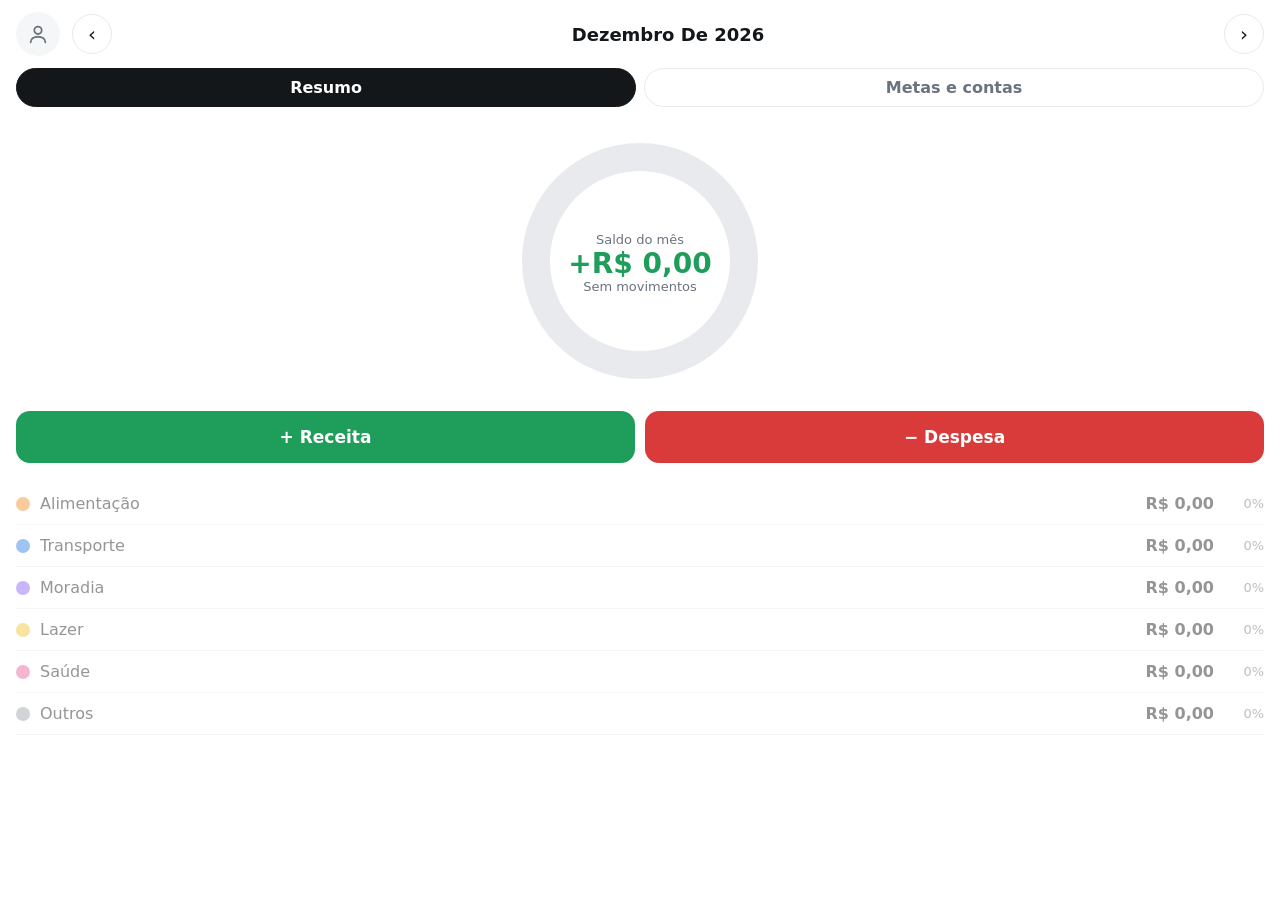
<file: index.html>
<!DOCTYPE html>
<html lang="pt-BR">
<head>
<meta charset="utf-8">
<meta name="viewport" content="width=device-width, initial-scale=1, viewport-fit=cover">
<title>Minhas finanças</title>
<style>
:root{--bg:#fff;--ink:#14171a;--mute:#6b7280;--line:#e8eaed;--card:#f5f6f7;--green:#1e9e5a;--red:#d93b3b;--dark:#14171a;--darkink:#fff;box-sizing:border-box;padding-top:env(safe-area-inset-top,0px);padding-bottom:env(safe-area-inset-bottom,0px)}
:root{color-scheme:light}
*{box-sizing:border-box}
html,body{height:100%;margin:0}
body{background:var(--bg);color:var(--ink);font-family:system-ui,-apple-system,"Segoe UI",Roboto,sans-serif;display:flex;flex-direction:column;-webkit-tap-highlight-color:transparent}
button{font:inherit;color:inherit;cursor:pointer}
header{display:flex;align-items:center;gap:12px;padding:12px 16px 4px}
.av{width:44px;height:44px;border-radius:50%;border:0;background:var(--card) center/cover no-repeat;display:grid;place-items:center;flex:none;overflow:hidden}
.av svg{width:22px;height:22px;stroke:var(--mute)}
.mes{flex:1;display:flex;align-items:center;justify-content:space-between}
.mes b{font-size:18px;text-transform:capitalize}
.nav{width:40px;height:40px;border-radius:50%;border:1px solid var(--line);background:none;font-size:20px;line-height:1}
.tabs{display:flex;gap:8px;padding:8px 16px}
.tab{flex:1;padding:9px;border-radius:999px;border:1px solid var(--line);background:none;font-weight:600;color:var(--mute)}
.tab.on{background:var(--dark);color:var(--darkink);border-color:var(--dark)}
.pager{flex:1;min-height:0;display:flex;overflow-x:auto;scroll-snap-type:x mandatory;scrollbar-width:none}
.pager::-webkit-scrollbar{display:none}
.pg{flex:none;width:100%;scroll-snap-align:start;overflow-y:auto;padding:8px 16px 32px}
.alerta{background:#fff4d6;color:#5b4300;border-radius:12px;padding:10px 12px;margin-bottom:10px;font-size:14px;line-height:1.35}
.donut{position:relative;width:260px;max-width:100%;aspect-ratio:1;margin:8px auto 16px}
.donut svg{width:100%;height:100%;transform:rotate(-90deg)}
.centro{position:absolute;inset:0;display:grid;place-content:center;text-align:center;padding:0 40px}
.centro small{color:var(--mute);font-size:13px}
.centro b{font-weight:800;line-height:1.1;margin-top:2px}
.acoes{display:flex;gap:10px}
.b{flex:1;padding:16px 10px;border:0;border-radius:14px;font-weight:700;font-size:17px;color:#fff}
.b.g{background:var(--green)}.b.r{background:var(--red)}
.b.dark{background:var(--dark);color:var(--darkink)}
.b.ghost{background:var(--card);color:var(--ink)}
.leg{margin-top:20px}
.li{display:flex;align-items:center;gap:10px;padding:11px 0;border-bottom:1px solid var(--line)}
.dot{width:14px;height:14px;border-radius:50%;flex:none}
.li .n{flex:1}.li .v{font-weight:700;font-variant-numeric:tabular-nums}
.li .p{color:var(--mute);font-size:13px;width:40px;text-align:right}
.li.zero{opacity:.45}
h2{font-size:20px;margin:24px 0 8px;display:flex;align-items:center;justify-content:space-between}
h2:first-child{margin-top:8px}
h2 button{border:1px solid var(--line);background:none;border-radius:999px;padding:6px 12px;font-size:14px;font-weight:600}
.card{background:var(--card);border-radius:14px;padding:14px;margin-bottom:10px}
.top{display:flex;justify-content:space-between;align-items:baseline;gap:8px}
.top b{font-size:17px}
.big{font-size:26px;font-weight:800;font-variant-numeric:tabular-nums}
.bar{height:10px;border-radius:99px;background:var(--line);margin:10px 0;overflow:hidden}
.bar i{display:block;height:100%;background:var(--green);border-radius:99px}
.mini{display:flex;flex-wrap:wrap;gap:8px;margin-top:8px}
.mini button{border:1px solid var(--line);background:none;border-radius:999px;padding:6px 12px;font-size:14px;font-weight:600}
.mini .x{color:var(--red)}
.mute{color:var(--mute);font-size:14px}
.resumo{display:grid;grid-template-columns:1fr 1fr;gap:10px}.resumo .big{font-size:20px;margin-top:2px}
.venc.atraso{color:var(--red);font-weight:700}
.paga{opacity:.5}
.tx{display:flex;align-items:center;gap:10px;padding:10px 0;border-bottom:1px solid var(--line)}
.tx .d{flex:1;min-width:0}.tx .d div{overflow:hidden;text-overflow:ellipsis;white-space:nowrap}
.tx .v{font-weight:700;font-variant-numeric:tabular-nums}
.tx .x{border:0;background:none;color:var(--mute);font-size:20px;padding:4px 8px}
.vazio{color:var(--mute);padding:8px 0}
.comp{font-size:20px;font-weight:700;line-height:1.3}
.ov{position:fixed;inset:0;background:rgba(0,0,0,.45);display:flex;align-items:flex-end;z-index:20}
.sh{background:var(--bg);width:100%;border-radius:20px 20px 0 0;padding:20px 16px calc(20px + env(safe-area-inset-bottom,0px))}
.sh h3{margin:0 0 12px;font-size:20px}
.sh label{display:block;font-size:14px;color:var(--mute);margin-bottom:12px}
.sh input,.sh select{display:block;width:100%;margin-top:4px;padding:13px;font:inherit;font-size:17px;color:var(--ink);background:var(--card);border:1px solid var(--line);border-radius:12px}
.sh .row{display:flex;gap:10px;margin-top:6px}
.er{color:var(--red);font-size:14px;min-height:18px;margin:0 0 6px}
</style>
</head>
<body>
<header>
  <button class="av" id="av" aria-label="Trocar foto de perfil"></button>
  <div class="mes">
    <button class="nav" onclick="mudaMes(-1)" aria-label="Mês anterior">‹</button>
    <b id="mes"></b>
    <button class="nav" onclick="mudaMes(1)" aria-label="Próximo mês">›</button>
  </div>
</header>
<input type="file" id="file" accept="image/*" hidden>
<input type="file" id="arqbk" accept=".json,application/json" hidden>
<div class="tabs">
  <button class="tab on" id="t0" onclick="vai(0)">Resumo</button>
  <button class="tab" id="t1" onclick="vai(1)">Metas e contas</button>
</div>
<div class="pager" id="pager">
  <section class="pg" id="p1"></section>
  <section class="pg" id="p2"></section>
</div>
<script>
const CATS=[['alimentacao','Alimentação','#f28c28'],['transporte','Transporte','#2f7de1'],['moradia','Moradia','#8a5cf6'],['lazer','Lazer','#f2c230'],['saude','Saúde','#ec5c9e'],['outros','Outros','#9aa0a6']];
let S={tx:[],metas:[],contas:[],foto:''};
try{const r=localStorage.getItem('fin1');if(r)S=Object.assign(S,JSON.parse(r))}catch(e){}
const save=()=>{try{localStorage.setItem('fin1',JSON.stringify(S))}catch(e){}};
const $=id=>document.getElementById(id);
const brl=v=>v.toLocaleString('pt-BR',{style:'currency',currency:'BRL'});
const uid=()=>Math.random().toString(36).slice(2,9);
const esc=s=>String(s).replace(/[&<>"]/g,c=>({'&':'&amp;','<':'&lt;','>':'&gt;','"':'&quot;'}[c]));
const pad=n=>String(n).padStart(2,'0');
const isoLocal=d=>d.getFullYear()+'-'+pad(d.getMonth()+1)+'-'+pad(d.getDate());
const fmtD=s=>{const a=s.split('-');return a[2]+'/'+a[1]};
const hoje=new Date();
let cur={y:hoje.getFullYear(),m:hoje.getMonth()};
const noMes=(t,y,m)=>{const a=t.data.split('-');return +a[0]===y&&+a[1]-1===m};
const num=s=>{s=String(s).trim();if(!s)return NaN;return s.includes(',')?parseFloat(s.replace(/\./g,'').replace(',','.')):parseFloat(s)};
const soma=(y,m)=>{let r=0,d=0;S.tx.forEach(t=>{if(noMes(t,y,m)){t.tipo==='r'?r+=t.valor:d+=t.valor}});return{r,d}};

function mudaMes(n){const d=new Date(cur.y,cur.m+n,1);cur={y:d.getFullYear(),m:d.getMonth()};render()}
function vai(i){const p=$('pager');p.scrollTo({left:i*p.clientWidth,behavior:'smooth'})}
$('pager').addEventListener('scroll',()=>{const i=Math.round($('pager').scrollLeft/$('pager').clientWidth);$('t0').classList.toggle('on',i===0);$('t1').classList.toggle('on',i===1)});

function sheet(title,fields,ok,label){
  const o=document.createElement('div');o.className='ov';
  o.innerHTML='<div class="sh"><h3>'+title+'</h3>'+fields.map((f,i)=>'<label>'+f.l+(f.opts?'<select id="f'+i+'">'+f.opts.map(x=>'<option value="'+x[0]+'"'+(x[0]===f.v?' selected':'')+'>'+x[1]+'</option>').join('')+'</select>':'<input id="f'+i+'" type="'+(f.t||'text')+'" inputmode="'+(f.m||'text')+'" value="'+(f.v||'')+'" placeholder="'+(f.p||'')+'">')+'</label>').join('')+'<p class="er"></p><div class="row"><button class="b ghost" id="fc">Cancelar</button><button class="b dark" id="fs">'+(label||'Salvar')+'</button></div></div>';
  document.body.appendChild(o);
  const close=()=>o.remove();
  o.onclick=e=>{if(e.target===o)close()};
  o.querySelector('#fc').onclick=close;
  o.querySelector('#fs').onclick=()=>{const v=fields.map((f,i)=>o.querySelector('#f'+i).value);if(ok(v)===false){o.querySelector('.er').textContent='Confira os campos e tente de novo.'}else close()};
  const first=o.querySelector('input');if(first&&first.type!=='date')first.focus();
}

function addTx(tipo,pre){pre=pre||{};
  const d=(cur.y===hoje.getFullYear()&&cur.m===hoje.getMonth())?isoLocal(hoje):cur.y+'-'+pad(cur.m+1)+'-01';
  const f=[{l:'Valor (R$)',m:'decimal',p:'0,00',v:pre.v||''},{l:'Descrição',p:tipo==='r'?'Ex.: salário':'Ex.: almoço',v:esc(pre.d||'')}];
  if(tipo==='d')f.push({l:'Categoria',opts:CATS.map(c=>[c[0],c[1]]),v:pre.cat});
  f.push({l:'Data',t:'date',v:d});
  sheet(tipo==='r'?'Nova receita':'Nova despesa',f,v=>{
    const n=num(v[0]),dt=v[tipo==='d'?3:2];
    if(!(n>0)||!dt)return false;
    S.tx.push({id:uid(),tipo:tipo,valor:n,desc:v[1].trim(),cat:tipo==='d'?v[2]:'',data:dt});
    const a=dt.split('-');cur={y:+a[0],m:+a[1]-1};save();render();
  });
}
function addMeta(){sheet('Nova meta',[{l:'Objetivo',p:'Ex.: viagem'},{l:'Valor da meta (R$)',m:'decimal',p:'0,00'}],v=>{const n=num(v[1]);if(!v[0].trim()||!(n>0))return false;S.metas.push({id:uid(),nome:v[0].trim(),alvo:n,atual:0});save();render()})}
function aporte(id,s){sheet(s<0?'Retirar valor':'Guardar valor',[{l:'Valor (R$)',m:'decimal',p:'0,00'}],v=>{const n=num(v[0]);if(!(n>0))return false;const m=S.metas.find(x=>x.id===id);const antes=m.atual;m.atual=Math.max(0,m.atual+s*n);if(antes<m.alvo&&m.atual>=m.alvo)notifica('Meta batida! 🎉',m.nome+': '+brl(m.alvo));save();render()},s<0?'Retirar':'Guardar')}
function addConta(){sheet('Nova conta a pagar',[{l:'Nome',p:'Ex.: internet'},{l:'Valor (R$)',m:'decimal',p:'0,00'},{l:'Vencimento',t:'date',v:isoLocal(hoje)}],v=>{const n=num(v[1]);if(!v[0].trim()||!(n>0)||!v[2])return false;S.contas.push({id:uid(),nome:v[0].trim(),valor:n,venc:v[2],paga:false});save();render()})}
function del(k,id){if(!confirm('Apagar este item?'))return;S[k]=S[k].filter(x=>x.id!==id);save();render()}
function pagar(id){const c=S.contas.find(x=>x.id===id);if(c.paga){c.paga=false;c.pago=0}else{c.paga=true;c.pago=c.valor}save();render()}
function pgto(id,add){const c=S.contas.find(x=>x.id===id);sheet(add?'Registrar pagamento':'Editar valor pago',[{l:add?'Valor pago agora (R$)':'Total já pago (R$)',m:'decimal',p:'0,00',v:add?'':String(c.pago||0).replace('.',',')}],v=>{const n=num(v[0]);if(add?!(n>0):!(n>=0))return false;c.pago=Math.min(c.valor,add?(c.pago||0)+n:n);c.paga=c.pago>=c.valor;save();render()},'Salvar')}

const dias=s=>Math.round((new Date(s+'T00:00:00')-new Date(hoje.getFullYear(),hoje.getMonth(),hoje.getDate()))/864e5);
function proximas(){return S.contas.filter(c=>!c.paga&&dias(c.venc)<=3).sort((a,b)=>a.venc<b.venc?-1:1)}
function alerta(){
  const l=proximas();if(!l.length)return'';
  return'<div class="alerta">'+l.map(c=>{const d=dias(c.venc);return'<div><b>'+esc(c.nome)+'</b> '+brl(c.valor-(c.pago||0))+' — '+(d<0?'venceu em '+fmtD(c.venc):d===0?'vence hoje':d===1?'vence amanhã':'vence em '+d+' dias')+'</div>'}).join('')+'</div>';
}
function notifica(titulo,corpo){
  try{
    if(!('serviceWorker' in navigator)||Notification.permission!=='granted')return;
    navigator.serviceWorker.ready.then(r=>r.showNotification(titulo,{body:corpo,tag:titulo}));
  }catch(e){}
}
function ativaAvisos(){
  try{Notification.requestPermission().then(p=>{if(p==='granted'){notifica('Avisos ativados','Você será avisado das contas perto de vencer.');avisa(true)}else alert('As notificações não foram liberadas neste navegador.')})}catch(e){alert('Este navegador não permite notificações.')}
}
function avisa(forca){
  try{
    const l=proximas(),h=isoLocal(hoje);
    if(!l.length)return;
    if(!forca&&localStorage.getItem('fin_aviso')===h)return;
    localStorage.setItem('fin_aviso',h);
    notifica('Conta perto de vencer',l.map(c=>c.nome+' ('+fmtD(c.venc)+') '+brl(c.valor-(c.pago||0))).join(', '));
  }catch(e){}
}

function donut(cats,tot){
  const R=104,C=2*Math.PI*R;let acc=0,s='<circle cx="130" cy="130" r="'+R+'" fill="none" stroke="var(--line)" stroke-width="28"/>';
  if(tot.r>0||tot.d>0){const lr=(tot.r>0?Math.min(1,tot.d/tot.r):1)*C;s+='<circle cx="130" cy="130" r="'+R+'" fill="none" stroke="'+(tot.r>0?'var(--green)':'var(--red)')+'" stroke-width="28"/>';if(lr>0&&tot.r>0)s+='<circle cx="130" cy="130" r="'+R+'" fill="none" stroke="var(--red)" stroke-width="28" stroke-dasharray="'+lr+' '+(C-lr)+'"/>'}
  return'<svg viewBox="0 0 260 260">'+s+'</svg>';
}

function render(){
  const nome=new Date(cur.y,cur.m,1).toLocaleDateString('pt-BR',{month:'long',year:'numeric'});
  $('mes').textContent=nome;
  const tot=soma(cur.y,cur.m),saldo=tot.r-tot.d;
  const cats=CATS.map(c=>({nome:c[1],cor:c[2],v:S.tx.filter(t=>t.tipo==='d'&&t.cat===c[0]&&noMes(t,cur.y,cur.m)).reduce((a,t)=>a+t.valor,0)}));
  const txt=(saldo>=0?'+':'−')+brl(Math.abs(saldo));
  const fs=txt.length>13?20:txt.length>10?24:28;
  const gasto=tot.r>0?Math.round(Math.max(0,tot.r-tot.d)/tot.r*100)+'% do salário economizado':tot.d>0?'Sem receita no mês':'Sem movimentos';
  $('p1').innerHTML=alerta()+
    '<div class="donut">'+donut(cats,tot)+'<div class="centro"><small>Saldo do mês</small><b style="font-size:'+fs+'px;color:var(--'+(saldo>=0?'green':'red')+')">'+txt+'</b><small>'+gasto+'</small></div></div>'+
    '<div class="acoes"><button class="b g" onclick="addTx(\'r\')">+ Receita</button><button class="b r" onclick="addTx(\'d\')">− Despesa</button></div>'+
    '<div class="leg">'+cats.map(c=>'<div class="li'+(c.v?'':' zero')+'"><span class="dot" style="background:'+c.cor+'"></span><span class="n">'+c.nome+'</span><span class="v">'+brl(c.v)+'</span><span class="p">'+(tot.d?Math.round(c.v/tot.d*100):0)+'%</span></div>').join('')+'</div>';

  const ant=new Date(cur.y,cur.m-1,1),pa=soma(ant.getFullYear(),ant.getMonth());
  let comp;
  if(!pa.d)comp=tot.d?'Sem gastos no mês anterior para comparar.':'Ainda sem gastos para comparar.';
  else{const p=Math.round((tot.d-pa.d)/pa.d*100);comp=p===0?'Gastos iguais ao mês anterior.':'Você gastou '+Math.abs(p)+'% '+(p>0?'a mais':'a menos')+' que no mês anterior.'}
  const hist=S.tx.filter(t=>noMes(t,cur.y,cur.m)).sort((a,b)=>a.data<b.data?1:-1).slice(0,20);
  const metas=S.metas.map(m=>{const p=Math.min(100,Math.round(m.atual/m.alvo*100));return'<div class="card"><div class="top"><b>'+esc(m.nome)+'</b><span class="mute">'+p+'%</span></div><div class="big">'+brl(m.atual)+'</div><div class="mute">de '+brl(m.alvo)+' — '+(m.atual>=m.alvo?'meta concluída ✓':'faltam '+brl(m.alvo-m.atual))+'</div><div class="bar"><i style="width:'+p+'%"></i></div><div class="mini"><button onclick="aporte(\''+m.id+'\',1)">+ Guardar</button><button onclick="aporte(\''+m.id+'\',-1)">− Retirar</button><button class="x" onclick="del(\'metas\',\''+m.id+'\')">Apagar</button></div></div>'}).join('')||'<div class="vazio">Nenhuma meta ainda. Toque em Nova meta.</div>';
  const contas=S.contas.slice().sort((a,b)=>a.venc<b.venc?-1:1).map(c=>{const d=dias(c.venc);return'<div class="card'+(c.paga?' paga':'')+'"><div class="top"><b>'+esc(c.nome)+'</b><span class="big" style="font-size:20px">'+brl(c.paga?c.valor:c.valor-(c.pago||0))+'</span></div>'+(c.paga||!(c.pago>0)?'':'<div class="mute">Falta pagar · Total '+brl(c.valor)+' · Pago '+brl(c.pago)+'</div>')+'<div class="mute venc'+(!c.paga&&d<0?' atraso':'')+'">'+(c.paga?'Paga':'Vence em '+fmtD(c.venc))+'</div><div class="mini">'+(c.paga?'':'<button onclick="pgto(\''+c.id+'\',1)">+ Pagamento</button><button onclick="pgto(\''+c.id+'\',0)">Editar pago</button>')+'<button onclick="pagar(\''+c.id+'\')">'+(c.paga?'Desfazer':'Marcar como paga')+'</button><button class="x" onclick="del(\'contas\',\''+c.id+'\')">Apagar</button></div></div>'}).join('')||'<div class="vazio">Nenhuma conta cadastrada.</div>';
  $('p2').innerHTML=alerta()+
    '<div class="resumo"><div class="card"><div class="mute">Entradas do mês</div><div class="big" style="color:var(--green)">+'+brl(tot.r)+'</div></div><div class="card"><div class="mute">Saídas do mês</div><div class="big" style="color:var(--red)">−'+brl(tot.d)+'</div></div></div>'+
    '<h2>Metas <button onclick="addMeta()">Nova meta</button></h2>'+metas+
    '<h2>Contas a pagar <button onclick="addConta()">Nova conta</button></h2>'+contas+
    '<div class="mini" style="margin:0 0 8px"><button onclick="ativaAvisos()">Ativar avisos no celular</button><button onclick="exportar()">Exportar backup</button><button onclick="importar()">Importar backup</button></div>'+
    '<h2>Mês a mês</h2><div class="card comp">'+comp+'</div>'+
    '<h2>Últimas transações</h2>'+(hist.map(t=>{const c=CATS.find(x=>x[0]===t.cat);return'<div class="tx"><span class="dot" style="background:'+(t.tipo==='r'?'var(--green)':c?c[2]:'#9aa0a6')+'"></span><div class="d"><div>'+esc(t.desc||(t.tipo==='r'?'Receita':c?c[1]:'Despesa'))+'</div><div class="mute">'+fmtD(t.data)+(c?' · '+c[1]:'')+'</div></div><span class="v" style="color:var(--'+(t.tipo==='r'?'green':'red')+')">'+(t.tipo==='r'?'+':'−')+brl(t.valor)+'</span><button class="x" onclick="del(\'tx\',\''+t.id+'\')" aria-label="Apagar">×</button></div>'}).join('')||'<div class="vazio">Sem transações neste mês.</div>');
  const av=$('av');
  if(S.foto){av.style.backgroundImage='url('+S.foto+')';av.innerHTML=''}
  else{av.style.backgroundImage='';av.innerHTML='<svg viewBox="0 0 24 24" fill="none" stroke-width="2" stroke-linecap="round"><circle cx="12" cy="8" r="4"/><path d="M4 21c0-4 4-6 8-6s8 2 8 6"/></svg>'}
}
$('av').onclick=()=>$('file').click();
$('file').onchange=e=>{
  const f=e.target.files[0];if(!f)return;
  const img=new Image();
  img.onload=()=>{const c=document.createElement('canvas');c.width=c.height=96;const s=Math.min(img.width,img.height);c.getContext('2d').drawImage(img,(img.width-s)/2,(img.height-s)/2,s,s,0,0,96,96);S.foto=c.toDataURL('image/jpeg',.8);save();render()};
  img.src=URL.createObjectURL(f);
};
function exportar(){
  const a=document.createElement('a');
  a.href=URL.createObjectURL(new Blob([JSON.stringify(S)],{type:'application/json'}));
  a.download='financas-backup-'+isoLocal(new Date())+'.json';
  document.body.appendChild(a);a.click();a.remove();
}
function importar(){$('arqbk').click()}
$('arqbk').onchange=e=>{
  const f=e.target.files[0];if(!f)return;
  const rd=new FileReader();
  rd.onload=()=>{
    try{
      const d=JSON.parse(rd.result);
      if(!d||!Array.isArray(d.tx))throw 0;
      if(!confirm('Substituir os dados atuais pelo backup?'))return;
      S=Object.assign({tx:[],metas:[],contas:[],foto:''},d);save();render();alert('Backup restaurado!');
    }catch(x){alert('Arquivo de backup inválido.')}
  };
  rd.readAsText(f);e.target.value='';
};
render();try{navigator.serviceWorker.register('sw.js')}catch(e){}avisa();
</script>
</body>
</html>
</file>
